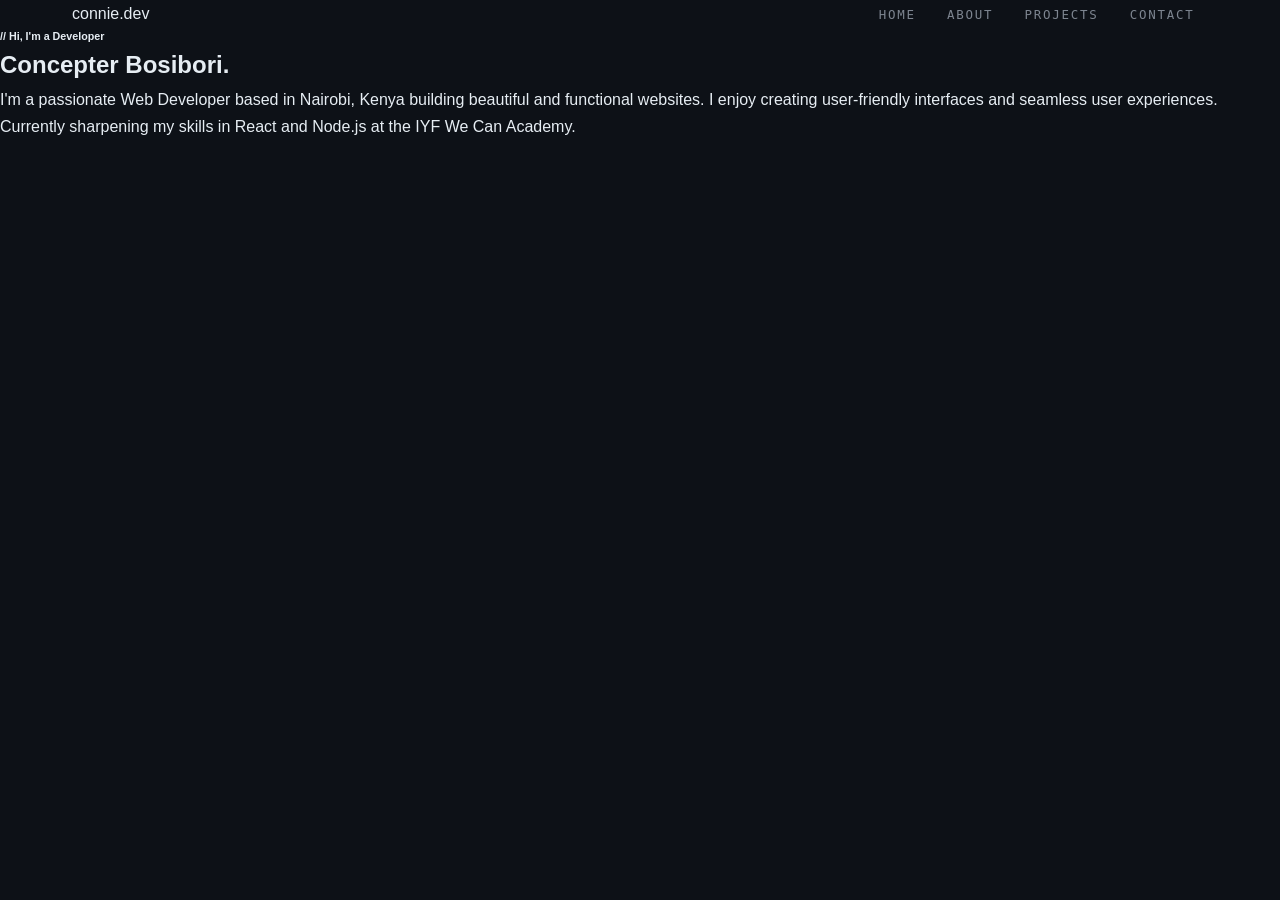
<file: Index.html>
<!DOCTYPE html>
<html lang="en">
    <head>
        <meta charset="UTF-8">
        <meta name="viewport" content="width=device-width, initial-scale=1.0">
        <meta http-equiv="X-UA-Compatible" content="ie=edge">
        <title>Connie | Developer</title>
        <link href="https://fonts.googleapis.com/css2?family=Orbitron:wght@400;600;800&family=Sora:wght@300;400;600&display=swap"
            rel="stylesheet">
        <link rel="stylesheet" href="Styles.css">
    </head>
    <body>
        <nav class="nav-bar">
            <div class="logo">connie.dev</div>

            <ul class="nav-links">
                <li><a href="Index.html">Home</a></li>
                <li><a href="About.html">About</a></li>
                <li><a href="Projects.html">Projects</a></li>
                <li><a href="Contact.html">Contact</a></li>
            </ul>
        </nav>

        <main>
            <section id="hero">
                <div class="hero-text">
                    <h6>// Hi, I'm a Developer</h6>
                    <h1>Concepter Bosibori.</h1>
                    <p>I'm a passionate Web Developer based in Nairobi, Kenya building beautiful and functional websites.
                         I enjoy creating user-friendly interfaces and seamless user experiences.
                        Currently sharpening my skills in React and Node.js at the IYF We Can Academy.
                    </p>
                </div>
            </section>
        </main>
    </body>
</html>
</file>
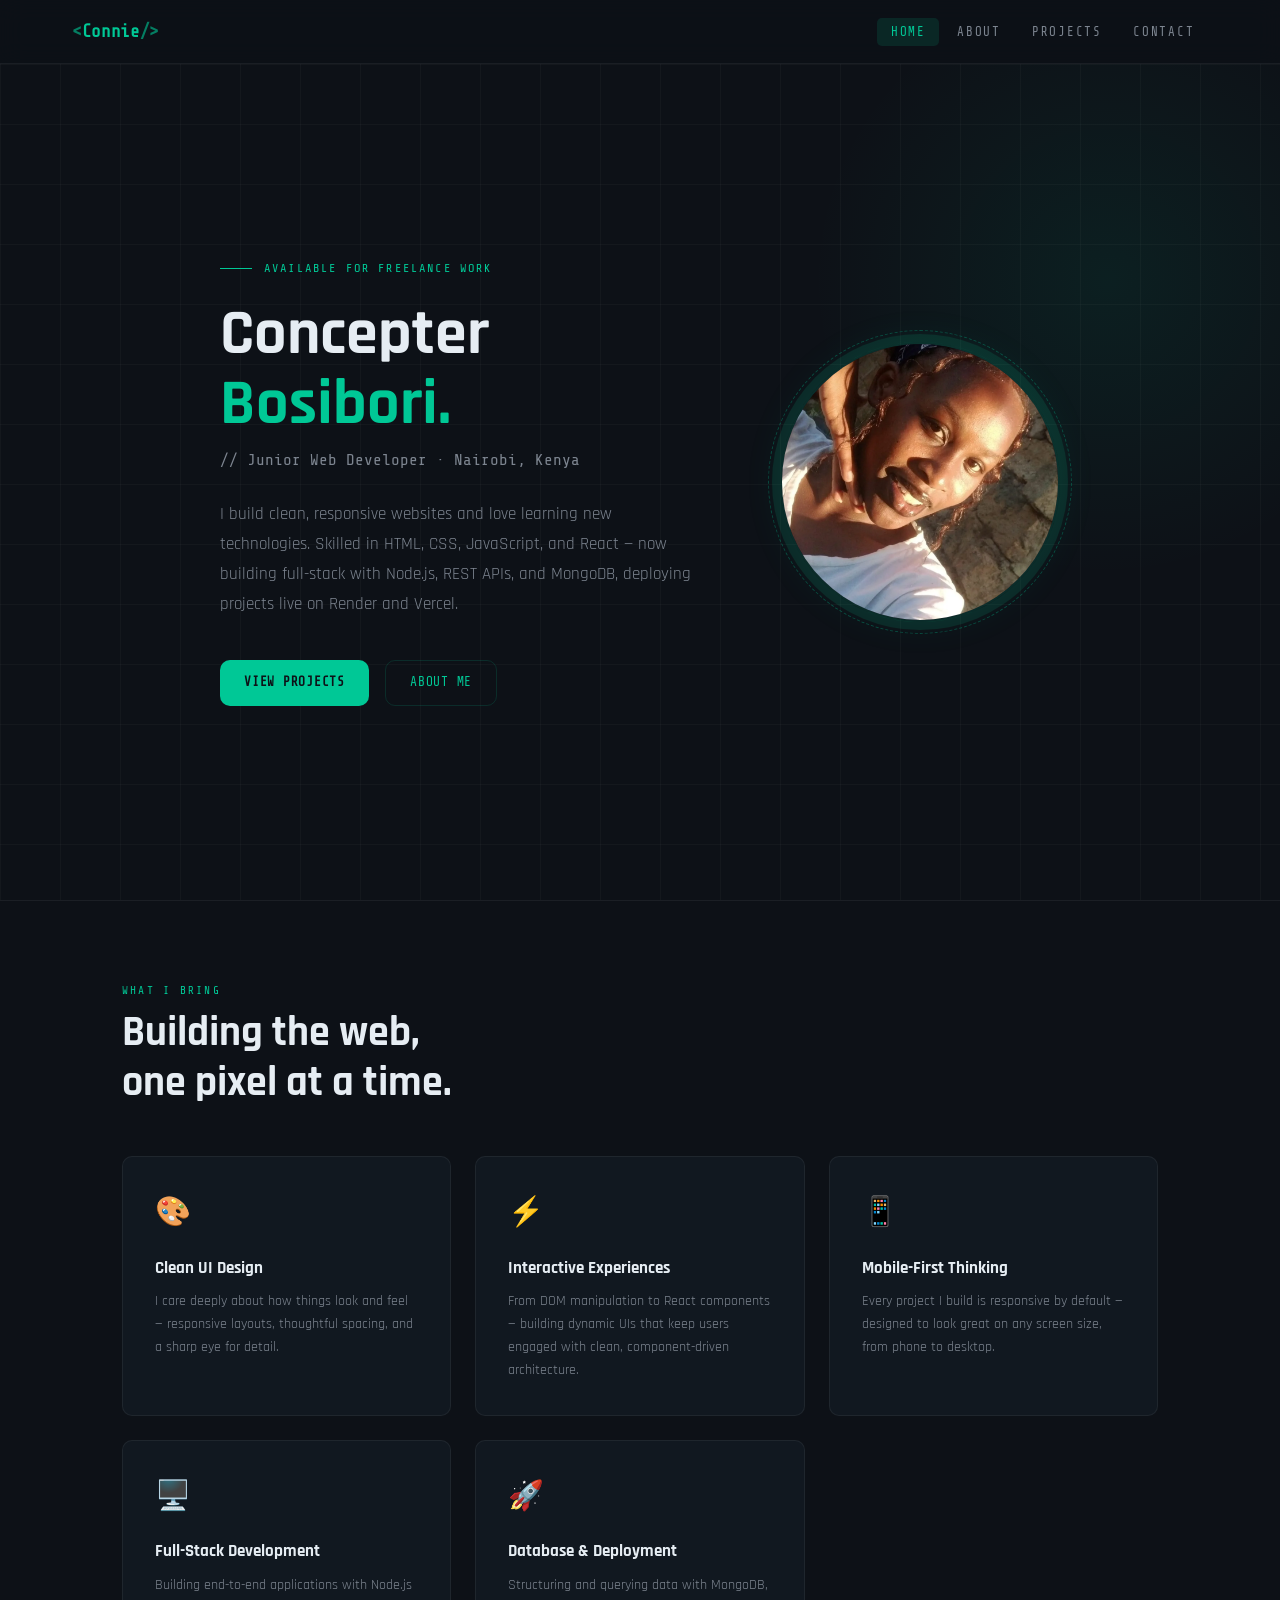
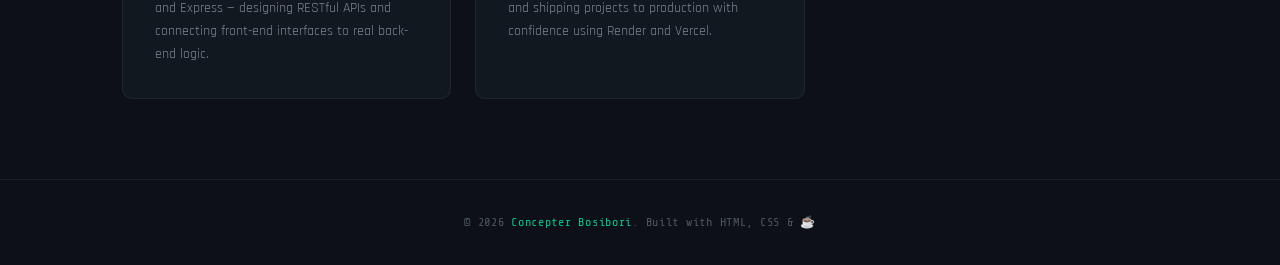
<file: index.html>
<!doctype html>
<html lang="en">
  <head>
    <meta charset="UTF-8" />
    <meta name="viewport" content="width=device-width, initial-scale=1.0" />
    <link rel="preconnect" href="https://fonts.googleapis.com" />
    <link rel="preconnect" href="https://fonts.gstatic.com" crossorigin />
    <link
      href="https://fonts.googleapis.com/css2?family=Share+Tech+Mono&family=Rajdhani:wght@400;500;600;700&display=swap"
      rel="stylesheet"
    />
    <title>Concepter Bosibori — Junior Web Developer</title>
    <link rel="stylesheet" href="Styles.css" />
  </head>
  <body>
    <!-- ===== NAVIGATION ===== -->
    <header>
      <nav>
        <a href="index.html" class="nav-brand">
          <span class="bracket">&lt;</span>Connie<span class="bracket"
            >/&gt;</span
          >
        </a>

        <input type="checkbox" id="nav-toggle" class="nav-toggle" />
        <label for="nav-toggle" class="hamburger" aria-label="Toggle menu">
          <span></span><span></span><span></span>
        </label>

        <ul class="nav-links">
          <li><a href="index.html" class="active">Home</a></li>
          <li><a href="About.html">About</a></li>
          <li><a href="Projects.html">Projects</a></li>
          <li><a href="Contact.html">Contact</a></li>
        </ul>
      </nav>
    </header>

    <!-- ===== HERO ===== -->
    <main class="page-content">
      <section class="hero">
        <div class="container">
          <div class="hero-inner">
            <div class="hero-text">
              <p class="hero-eyebrow">Available for freelance work</p>
              <h1 class="hero-name">
                Concepter<br />
                <span class="accent">Bosibori.</span>
              </h1>
              <p class="hero-role">// Junior Web Developer · Nairobi, Kenya</p>
              <p class="hero-bio">
                I build clean, responsive websites and love learning new
                technologies. Skilled in HTML, CSS, JavaScript, and React — now
                building full-stack with Node.js, REST APIs, and MongoDB,
                deploying projects live on Render and Vercel.
              </p>
              <div class="hero-cta">
                <a href="Projects.html" class="btn btn-primary"
                  >View Projects</a
                >
                <a href="About.html" class="btn btn-outline">About Me</a>
              </div>
            </div>

            <div class="hero-image-wrap">
              <div class="avatar-ring">
                <img
                  class="hero-avatar"
                  src="Images/pic2.webp"
                  alt="Concepter Bosibori"
                />
              </div>
            </div>
          </div>
        </div>
      </section>

      <!-- ===== HIGHLIGHTS ===== -->
      <section class="home-highlights">
        <div class="container">
          <p class="section-label">What I bring</p>
          <h2 class="section-title">
            Building the web,<br />one pixel at a time.
          </h2>

          <div class="highlights-grid">
            <div class="highlight-card">
              <div class="highlight-icon">🎨</div>
              <h3>Clean UI Design</h3>
              <p>
                I care deeply about how things look and feel — responsive
                layouts, thoughtful spacing, and a sharp eye for detail.
              </p>
            </div>
            <div class="highlight-card">
              <div class="highlight-icon">⚡</div>
              <h3>Interactive Experiences</h3>
              <p>
                From DOM manipulation to React components — building dynamic UIs
                that keep users engaged with clean, component-driven
                architecture.
              </p>
            </div>
            <div class="highlight-card">
              <div class="highlight-icon">📱</div>
              <h3>Mobile-First Thinking</h3>
              <p>
                Every project I build is responsive by default — designed to
                look great on any screen size, from phone to desktop.
              </p>
            </div>
            <div class="highlight-card">
              <div class="highlight-icon">🖥️</div>
              <h3>Full-Stack Development</h3>
              <p>
                Building end-to-end applications with Node.js and Express —
                designing RESTful APIs and connecting front-end interfaces to
                real back-end logic.
              </p>
            </div>
            <div class="highlight-card">
              <div class="highlight-icon">🚀</div>
              <h3>Database & Deployment</h3>
              <p>
                Structuring and querying data with MongoDB, and shipping
                projects to production with confidence using Render and Vercel.
              </p>
            </div>
          </div>
        </div>
      </section>
    </main>

    <!-- ===== FOOTER ===== -->
    <footer>
      <div class="container">
        <p>
          &copy; 2026 <span>Concepter Bosibori</span>. Built with HTML, CSS
          &amp; ☕
        </p>
      </div>
    </footer>

    <script>
        document.querySelectorAll('nav a').forEach(link => {
    link.addEventListener('click', function(e) {
      const href = this.getAttribute('href');
      // Only intercept internal links
      if (!href.startsWith('http') && !href.startsWith('#')) {
        e.preventDefault();
        document.body.style.opacity = '0';
        document.body.style.transition = 'opacity 0.2s ease';
        setTimeout(() => window.location.href = href, 200);
      }
    });
  });
    </script>
    <script
      src="//instant.page/5.2.0"
      type="module"
      integrity="sha384-jnZyxPjiipYXnSU0ygqeac2q7CVYMbh84q0uHVRRxEtvFPiQYbXWUorga2aqZJ0z"
    ></script>
  </body>
</html>
</file>
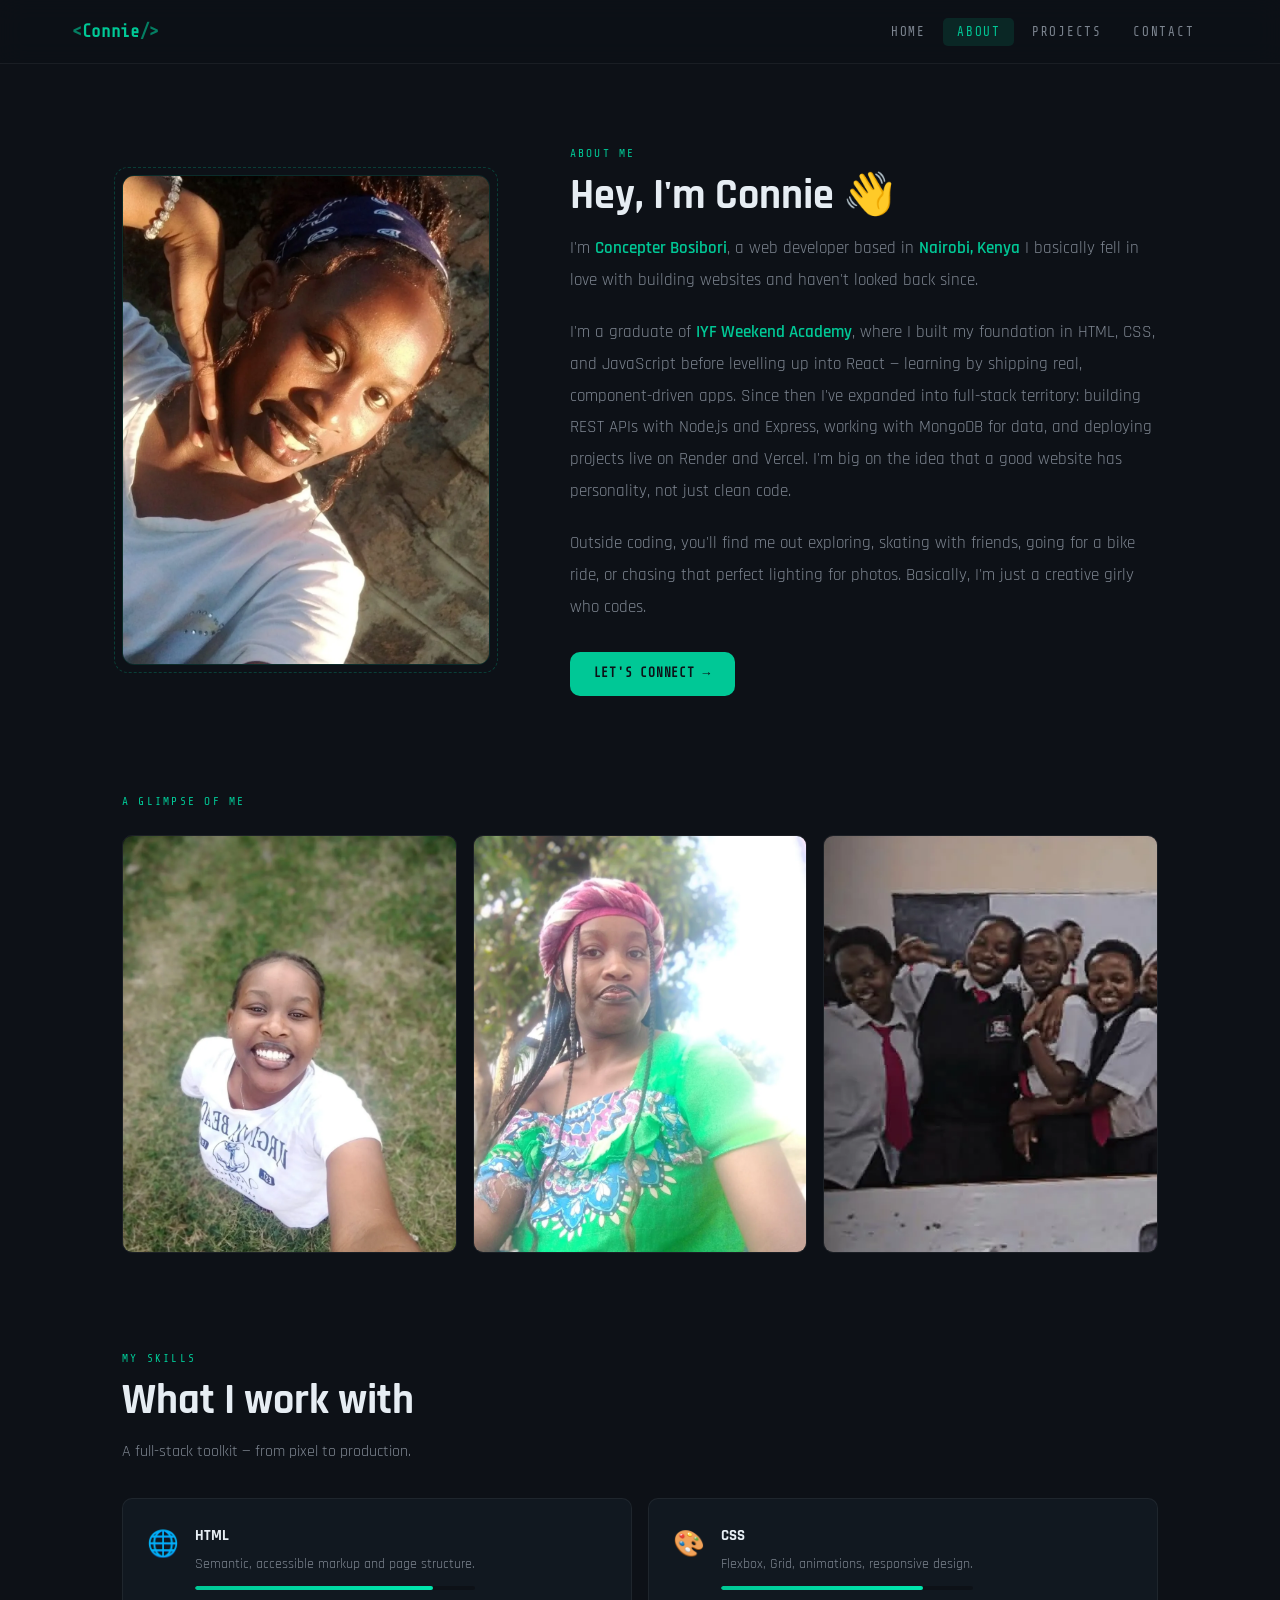
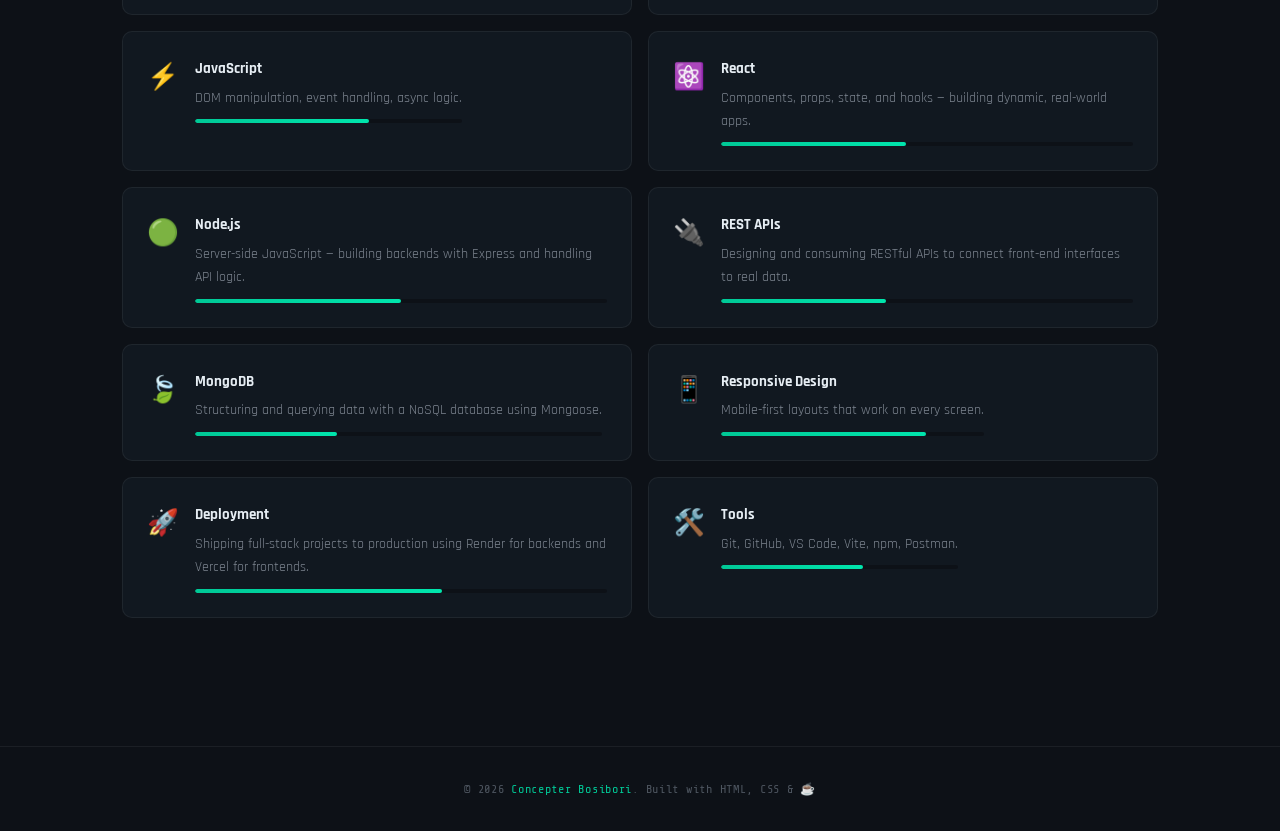
<file: About.html>
<!doctype html>
<html lang="en">
  <head>
    <meta charset="UTF-8" />
    <meta name="viewport" content="width=device-width, initial-scale=1.0" />
    <title>About | Concepter Bosibori</title>
    <link rel="preconnect" href="https://fonts.googleapis.com" />
    <link rel="preconnect" href="https://fonts.gstatic.com" crossorigin />
    <link
      href="https://fonts.googleapis.com/css2?family=Share+Tech+Mono&family=Rajdhani:wght@400;500;600;700&display=swap"
      rel="stylesheet"
    />
    <link rel="stylesheet" href="Styles.css" />
  </head>
  <body>
    <!-- ===== NAVIGATION ===== -->
    <header>
      <nav>
        <a href="index.html" class="nav-brand">
          <span class="bracket">&lt;</span>Connie<span class="bracket"
            >/&gt;</span
          >
        </a>

        <input type="checkbox" id="nav-toggle" class="nav-toggle" />
        <label for="nav-toggle" class="hamburger" aria-label="Toggle menu">
          <span></span><span></span><span></span>
        </label>

        <ul class="nav-links">
          <li><a href="index.html">Home</a></li>
          <li><a href="About.html" class="active">About</a></li>
          <li><a href="Projects.html">Projects</a></li>
          <li><a href="Contact.html">Contact</a></li>
        </ul>
      </nav>
    </header>

    <main class="page-content">
      <div class="container">
        <section class="about-page">
          <!-- ===== BIO INTRO ===== -->
          <div class="about-intro">
            <div class="about-photo-main">
              <img src="Images/pic2.webp" alt="Concepter Bosibori" />
            </div>

            <div class="about-text">
              <p class="section-label">About me</p>
              <h1 class="section-title">Hey, I'm Connie 👋</h1>

              <p class="about-bio">
                I'm <strong>Concepter Bosibori</strong>, a web developer based
                in <strong>Nairobi, Kenya</strong> I basically fell in love with
                building websites and haven't looked back since.
              </p>
              <p class="about-bio">
                I'm a graduate of <strong>IYF Weekend Academy</strong>, where I
                built my foundation in HTML, CSS, and JavaScript before
                levelling up into React — learning by shipping real,
                component-driven apps. Since then I've expanded into full-stack
                territory: building REST APIs with Node.js and Express, working
                with MongoDB for data, and deploying projects live on Render and
                Vercel. I'm big on the idea that a good website has personality,
                not just clean code.
              </p>
              <p class="about-bio">
                Outside coding, you'll find me out exploring, skating with
                friends, going for a bike ride, or chasing that perfect lighting
                for photos. Basically, I'm just a creative girly who codes.
              </p>

              <a
                href="Contact.html"
                class="btn btn-primary"
                style="margin-top: 0.5rem"
              >
                Let's Connect →
              </a>
            </div>
          </div>

          <!-- ===== GALLERY (max 3 photos) ===== -->
          <div class="about-gallery">
            <p class="section-label">A glimpse of me</p>

            <div class="gallery-grid">
              <figure>
                <img
                  src="Images/toobright.webp"
                  alt="Connie feeling confident"
                />
              </figure>
              <figure>
                <img
                  src="Images/coast.webp"
                  alt="Connie giving coastal vibes."
                />
              </figure>
              <figure>
                <img src="Images/friends.webp" alt="Connie with friends" />
              </figure>
            </div>
          </div>

          <!-- Lightboxes -->
          <div class="lightbox" id="photo1">
            <a href="#" class="close">&times;</a>
            <img src="Images/toobright.webp" alt="Connie feeling confident" />
          </div>
          <div class="lightbox" id="photo2">
            <a href="#" class="close">&times;</a>
            <img src="Images/coast.webp" alt="Connie giving coastal vibes." />
          </div>
          <div class="lightbox" id="photo3">
            <a href="#" class="close">&times;</a>
            <img src="Images/friends.webp" alt="Connie with friends" />
          </div>

          <!-- ===== SKILLS ===== -->
          <div class="skills-section">
            <p class="section-label">My skills</p>
            <h2 class="section-title">What I work with</h2>
            <p class="section-sub">
              A full-stack toolkit — from pixel to production.
            </p>

            <div class="skills-grid">
              <div class="skill-card">
                <div class="skill-icon">🌐</div>
                <div class="skill-info">
                  <h3>HTML</h3>
                  <p>Semantic, accessible markup and page structure.</p>
                  <div class="skill-bar-wrap">
                    <div class="skill-bar" style="width: 85%"></div>
                  </div>
                </div>
              </div>

              <div class="skill-card">
                <div class="skill-icon">🎨</div>
                <div class="skill-info">
                  <h3>CSS</h3>
                  <p>Flexbox, Grid, animations, responsive design.</p>
                  <div class="skill-bar-wrap">
                    <div class="skill-bar" style="width: 80%"></div>
                  </div>
                </div>
              </div>

              <div class="skill-card">
                <div class="skill-icon">⚡</div>
                <div class="skill-info">
                  <h3>JavaScript</h3>
                  <p>DOM manipulation, event handling, async logic.</p>
                  <div class="skill-bar-wrap">
                    <div class="skill-bar" style="width: 65%"></div>
                  </div>
                </div>
              </div>

              <div class="skill-card">
                <div class="skill-icon">⚛️</div>
                <div class="skill-info">
                  <h3>React</h3>
                  <p>
                    Components, props, state, and hooks — building dynamic,
                    real-world apps.
                  </p>
                  <div class="skill-bar-wrap">
                    <div class="skill-bar" style="width: 45%"></div>
                  </div>
                </div>
              </div>

              <div class="skill-card">
                <div class="skill-icon">🟢</div>
                <div class="skill-info">
                  <h3>Node.js</h3>
                  <p>
                    Server-side JavaScript — building backends with Express and
                    handling API logic.
                  </p>
                  <div class="skill-bar-wrap">
                    <div class="skill-bar" style="width: 50%"></div>
                  </div>
                </div>
              </div>

              <div class="skill-card">
                <div class="skill-icon">🔌</div>
                <div class="skill-info">
                  <h3>REST APIs</h3>
                  <p>
                    Designing and consuming RESTful APIs to connect front-end
                    interfaces to real data.
                  </p>
                  <div class="skill-bar-wrap">
                    <div class="skill-bar" style="width: 40%"></div>
                  </div>
                </div>
              </div>

              <div class="skill-card">
                <div class="skill-icon">🍃</div>
                <div class="skill-info">
                  <h3>MongoDB</h3>
                  <p>
                    Structuring and querying data with a NoSQL database using
                    Mongoose.
                  </p>
                  <div class="skill-bar-wrap">
                    <div class="skill-bar" style="width: 35%"></div>
                  </div>
                </div>
              </div>

              <div class="skill-card">
                <div class="skill-icon">📱</div>
                <div class="skill-info">
                  <h3>Responsive Design</h3>
                  <p>Mobile-first layouts that work on every screen.</p>
                  <div class="skill-bar-wrap">
                    <div class="skill-bar" style="width: 78%"></div>
                  </div>
                </div>
              </div>

              <div class="skill-card">
                <div class="skill-icon">🚀</div>
                <div class="skill-info">
                  <h3>Deployment</h3>
                  <p>
                    Shipping full-stack projects to production using Render for
                    backends and Vercel for frontends.
                  </p>
                  <div class="skill-bar-wrap">
                    <div class="skill-bar" style="width: 60%"></div>
                  </div>
                </div>
              </div>

              <div class="skill-card">
                <div class="skill-icon">🛠️</div>
                <div class="skill-info">
                  <h3>Tools</h3>
                  <p>Git, GitHub, VS Code, Vite, npm, Postman.</p>
                  <div class="skill-bar-wrap">
                    <div class="skill-bar" style="width: 60%"></div>
                  </div>
                </div>
              </div>
            </div>
          </div>
        </section>
      </div>
    </main>

    <!-- ===== FOOTER ===== -->
    <footer>
      <div class="container">
        <p>
          &copy; 2026 <span>Concepter Bosibori</span>. Built with HTML, CSS
          &amp; ☕
        </p>
      </div>
    </footer>

    <script>
      document.querySelectorAll("nav a").forEach((link) => {
        link.addEventListener("click", function (e) {
          const href = this.getAttribute("href");
          // Only intercept internal links
          if (!href.startsWith("http") && !href.startsWith("#")) {
            e.preventDefault();
            document.body.style.opacity = "0";
            document.body.style.transition = "opacity 0.2s ease";
            setTimeout(() => (window.location.href = href), 200);
          }
        });
      });
    </script>

    <script
      src="//instant.page/5.2.0"
      type="module"
      integrity="sha384-jnZyxPjiipYXnSU0ygqeac2q7CVYMbh84q0uHVRRxEtvFPiQYbXWUorga2aqZJ0z"
    ></script>
  </body>
</html>
</file>
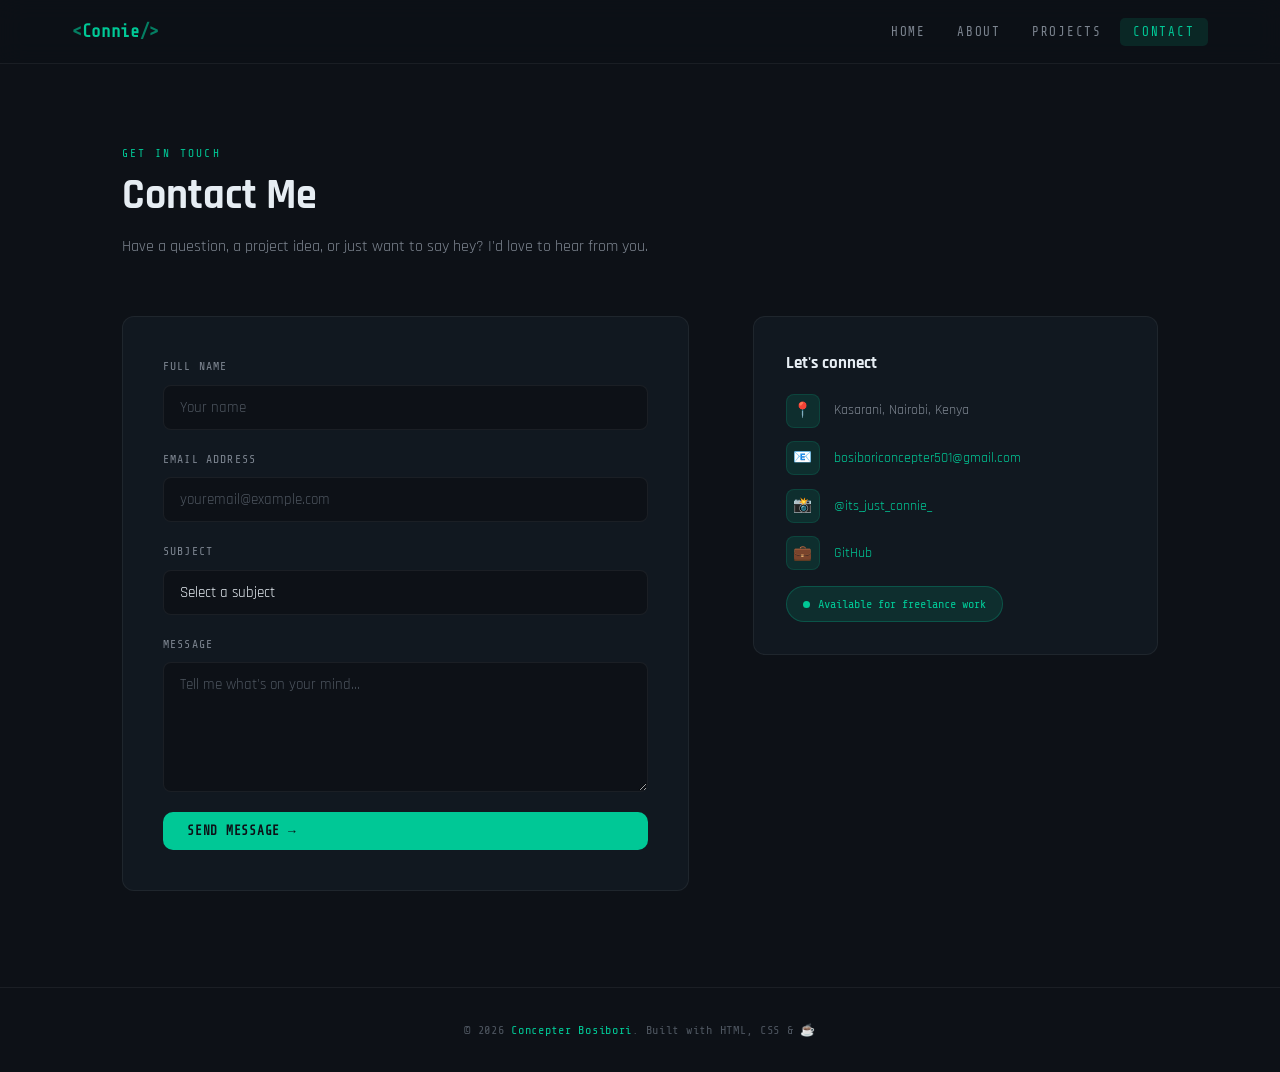
<file: Contact.html>
<!doctype html>
<html lang="en">
  <head>
    <meta charset="UTF-8" />
    <meta name="viewport" content="width=device-width, initial-scale=1.0" />
    <link rel="preconnect" href="https://fonts.googleapis.com" />
    <link rel="preconnect" href="https://fonts.gstatic.com" crossorigin />
    <link
      href="https://fonts.googleapis.com/css2?family=Share+Tech+Mono&family=Rajdhani:wght@400;500;600;700&display=swap"
      rel="stylesheet"
    />
    <title>Contact | Concepter Bosibori</title>
    <link rel="stylesheet" href="Styles.css" />
  </head>
  <body>
    <!-- ===== NAVIGATION ===== -->
    <header>
      <nav>
        <a href="index.html" class="nav-brand">
          <span class="bracket">&lt;</span>Connie<span class="bracket"
            >/&gt;</span
          >
        </a>

        <input type="checkbox" id="nav-toggle" class="nav-toggle" />
        <label for="nav-toggle" class="hamburger" aria-label="Toggle menu">
          <span></span><span></span><span></span>
        </label>

        <ul class="nav-links">
          <li><a href="index.html">Home</a></li>
          <li><a href="About.html">About</a></li>
          <li><a href="Projects.html">Projects</a></li>
          <li><a href="Contact.html" class="active">Contact</a></li>
        </ul>
      </nav>
    </header>

    <main class="page-content">
      <div class="container">
        <section class="contact-page">
          <p class="section-label">Get in touch</p>
          <h1 class="section-title">Contact Me</h1>
          <p class="section-sub">
            Have a question, a project idea, or just want to say hey? I'd love
            to hear from you.
          </p>

          <div class="contact-grid">
            <!-- FORM -->
            <form
              class="contact-form"
              action="https://formspree.io/f/mvzyjyep"
              method="POST"
            >
              <div class="form-group">
                <label for="name">Full Name</label>
                <input
                  type="text"
                  id="name"
                  name="name"
                  placeholder="Your name"
                  required
                />
              </div>

              <div class="form-group">
                <label for="email">Email Address</label>
                <input
                  type="email"
                  id="email"
                  name="_replyto"
                  placeholder="youremail@example.com"
                  required
                />
              </div>

              <div class="form-group">
                <label for="subject">Subject</label>
                <select id="subject" name="subject">
                  <option value="" disabled selected>Select a subject</option>
                  <option value="general">General Inquiry</option>
                  <option value="collab">Collaboration</option>
                  <option value="feedback">Feedback</option>
                  <option value="other">Other</option>
                </select>
              </div>

              <div class="form-group">
                <label for="message">Message</label>
                <textarea
                  id="message"
                  name="message"
                  rows="5"
                  placeholder="Tell me what's on your mind..."
                  required
                ></textarea>
              </div>

              <button type="submit" class="btn btn-primary">
                Send Message →
              </button>
            </form>

            <!-- SIDEBAR -->
            <aside class="contact-sidebar">
              <div class="sidebar-card">
                <h3>Let's connect</h3>
                <div class="contact-info">
                  <div class="contact-item">
                    <span class="ci-icon">📍</span>
                    <span>Kasarani, Nairobi, Kenya</span>
                  </div>
                  <div class="contact-item">
                    <span class="ci-icon">📧</span>
                    <a href="mailto:bosiboriconcepter501@gmail.com"
                      >bosiboriconcepter501@gmail.com</a
                    >
                  </div>
                  <div class="contact-item">
                    <span class="ci-icon">📸</span>
                    <a
                      href="https://www.instagram.com/its_just_connie_"
                      target="_blank"
                      rel="noopener"
                      >@its_just_connie_</a
                    >
                  </div>
                  <div class="contact-item">
                    <span class="ci-icon">💼</span>
                    <a
                      href="https://github.com/Connie-cloud-svg"
                      target="_blank"
                      rel="noopener"
                      >GitHub</a
                    >
                  </div>
                </div>

                <div class="avail-badge">
                  <span class="dot"></span>
                  Available for freelance work
                </div>
              </div>
            </aside>
          </div>
        </section>
      </div>
    </main>

    <!-- ===== FOOTER ===== -->
    <footer>
      <div class="container">
        <p>
          &copy; 2026 <span>Concepter Bosibori</span>. Built with HTML, CSS
          &amp; ☕
        </p>
      </div>
    </footer>

    <script>
      const form = document.querySelector(".contact-form");

      form.addEventListener("submit", async (e) => {
        e.preventDefault();

        const res = await fetch(form.action, {
          method: "POST",
          body: new FormData(form),
          headers: { Accept: "application/json" },
        });

        if (res.ok) {
          form.innerHTML = `
        <p class="success-msg">
          <h3>Message successfully sent! ✅</h3>
          <span>Thanks for reaching out - I'll get back to you soon.</span>
        </p>
        `;
        } else {
          alert(
            "Something went wrong. Please try again or email me directly at bosiboriconcepter501@gmail.com",
          );
        }
      });

      document.querySelectorAll("nav a").forEach((link) => {
        link.addEventListener("click", function (e) {
          const href = this.getAttribute("href");
          // Only intercept internal links
          if (!href.startsWith("http") && !href.startsWith("#")) {
            e.preventDefault();
            document.body.style.opacity = "0";
            document.body.style.transition = "opacity 0.2s ease";
            setTimeout(() => (window.location.href = href), 200);
          }
        });
      });
    </script>

    <script
      src="//instant.page/5.2.0"
      type="module"
      integrity="sha384-jnZyxPjiipYXnSU+ygvrkboMVqcdN+MBBcz0TpFhiSi7+jn0hk3xMH8E7Fj5APC"
    ></script>
  </body>
</html>
</file>
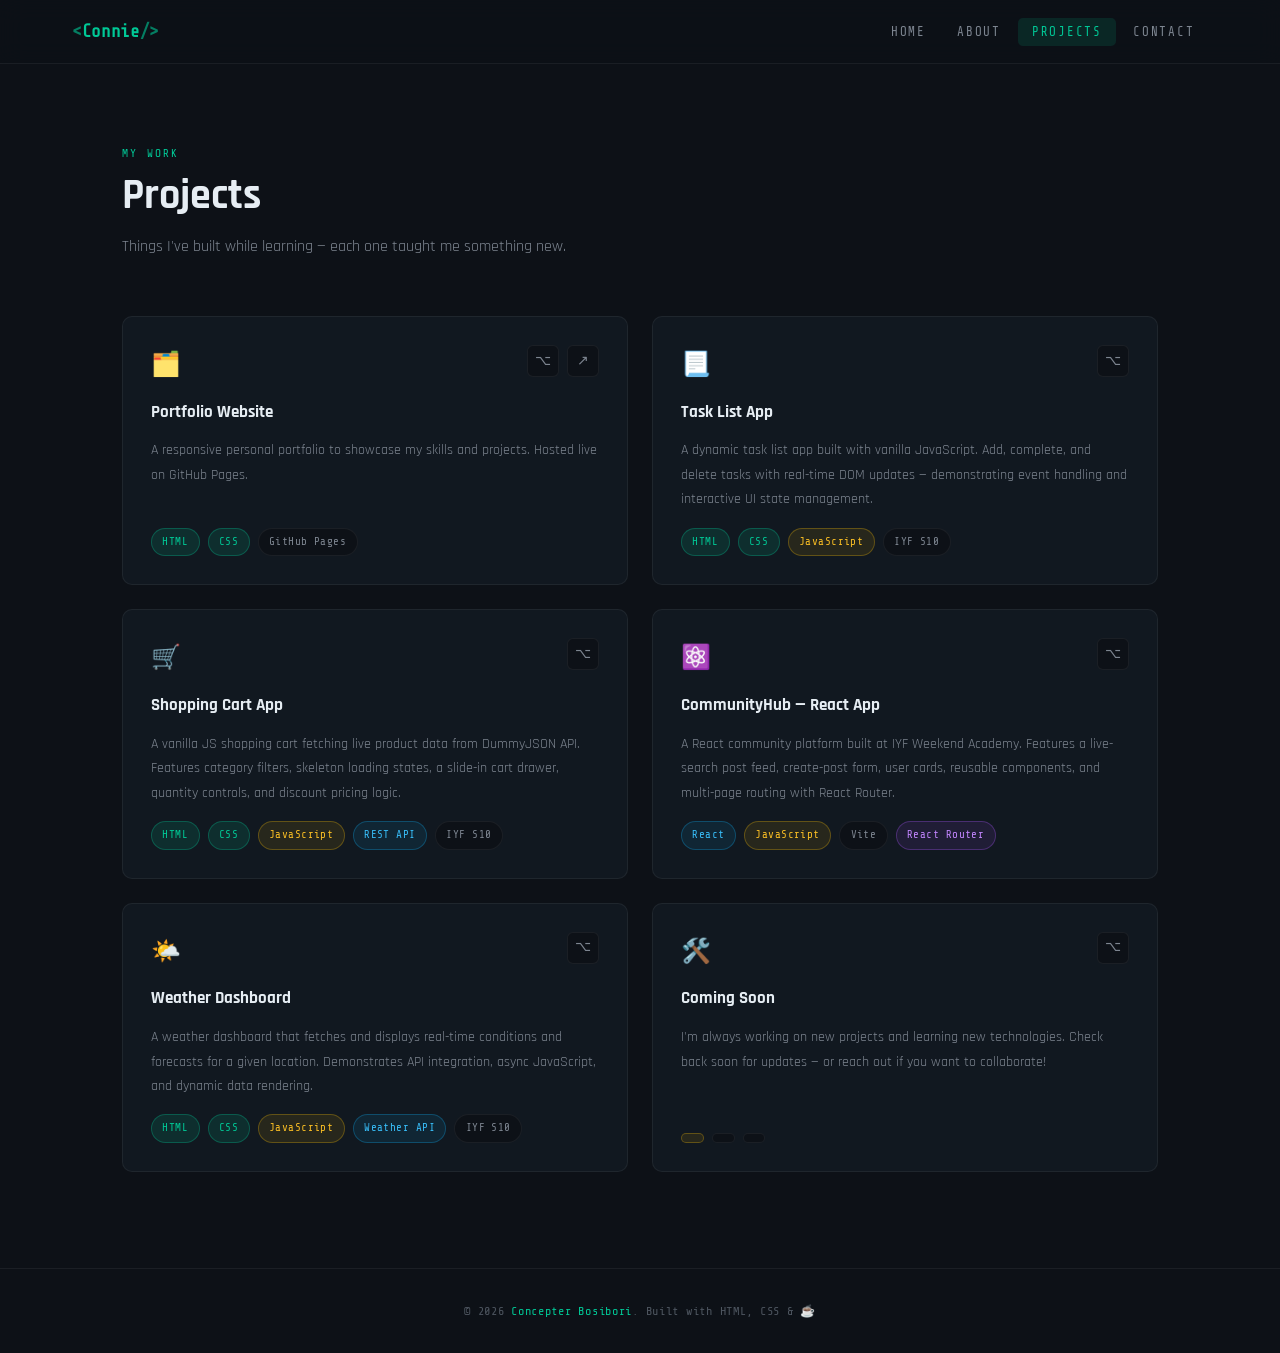
<file: Projects.html>
<!doctype html>
<html lang="en">
  <head>
    <meta charset="UTF-8" />
    <meta name="viewport" content="width=device-width, initial-scale=1.0" />
    <link rel="preconnect" href="https://fonts.googleapis.com" />
    <link rel="preconnect" href="https://fonts.gstatic.com" crossorigin />
    <link
      href="https://fonts.googleapis.com/css2?family=Share+Tech+Mono&family=Rajdhani:wght@400;500;600;700&display=swap"
      rel="stylesheet"
    />
    <title>Projects | Concepter Bosibori</title>
    <link rel="stylesheet" href="Styles.css" />
  </head>
  <body>
    <!-- ===== NAVIGATION ===== -->
    <header>
      <nav>
        <a href="index.html" class="nav-brand">
          <span class="bracket">&lt;</span>Connie<span class="bracket"
            >/&gt;</span
          >
        </a>

        <input type="checkbox" id="nav-toggle" class="nav-toggle" />
        <label for="nav-toggle" class="hamburger" aria-label="Toggle menu">
          <span></span><span></span><span></span>
        </label>

        <ul class="nav-links">
          <li><a href="index.html">Home</a></li>
          <li><a href="About.html">About</a></li>
          <li><a href="Projects.html" class="active">Projects</a></li>
          <li><a href="Contact.html">Contact</a></li>
        </ul>
      </nav>
    </header>

    <main class="page-content">
      <div class="container">
        <section class="projects-page">
          <div class="projects-header">
            <p class="section-label">My work</p>
            <h1 class="section-title">Projects</h1>
            <p class="section-sub">
              Things I've built while learning — each one taught me something
              new.
            </p>
          </div>

          <div class="projects-grid">
            <!-- PROJECT 1 — Portfolio (GitHub Pages) -->
            <article class="project-card">
              <div class="project-top">
                <div class="project-icon">🗂️</div>
                <div class="project-links">
                  <a
                    href="https://github.com/Connie-cloud-svg/Connie-cloud-svg.github.io"
                    target="_blank"
                    rel="noopener"
                    class="project-link"
                    title="GitHub"
                    aria-label="GitHub"
                    >⌥</a
                  >
                  <a
                    href="https://connie-cloud-svg.github.io/"
                    target="_blank"
                    rel="noopener"
                    class="project-link"
                    title="Live Site"
                    aria-label="Live site"
                    >↗</a
                  >
                </div>
              </div>
              <h3>Portfolio Website</h3>
              <p>
                A responsive personal portfolio to showcase my skills and
                projects. Hosted live on GitHub Pages.
              </p>
              <div class="project-tags">
                <span class="tag green">HTML</span>
                <span class="tag green">CSS</span>
                <span class="tag gray">GitHub Pages</span>
              </div>
            </article>

            <!-- PROJECT 2 — Task List (Week 07) -->
            <article class="project-card">
              <div class="project-top">
                <div class="project-icon">📃</div>
                <div class="project-links">
                  <a
                    href="https://github.com/Connie-cloud-svg/iyf-s10-week-05-Connie-cloud-svg"
                    target="_blank"
                    rel="noopener"
                    class="project-link"
                    title="GitHub"
                    aria-label="GitHub"
                    >⌥</a
                  >
                </div>
              </div>
              <h3>Task List App</h3>
              <p>
                A dynamic task list app built with vanilla JavaScript. Add,
                complete, and delete tasks with real-time DOM updates —
                demonstrating event handling and interactive UI state
                management.
              </p>
              <div class="project-tags">
                <span class="tag green">HTML</span>
                <span class="tag green">CSS</span>
                <span class="tag yellow">JavaScript</span>
                <span class="tag gray">IYF S10</span>
              </div>
            </article>

            <!-- PROJECT 3 — Shopping Cart (Week 08) -->
            <article class="project-card">
              <div class="project-top">
                <div class="project-icon">🛒</div>
                <div class="project-links">
                  <a
                    href="https://github.com/Connie-cloud-svg/iyf-s10-week-07-Connie-cloud-svg"
                    target="_blank"
                    rel="noopener"
                    class="project-link"
                    title="GitHub"
                    aria-label="GitHub"
                    >⌥</a
                  >
                </div>
              </div>
              <h3>Shopping Cart App</h3>
              <p>
                A vanilla JS shopping cart fetching live product data from
                DummyJSON API. Features category filters, skeleton loading
                states, a slide-in cart drawer, quantity controls, and discount
                pricing logic.
              </p>
              <div class="project-tags">
                <span class="tag green">HTML</span>
                <span class="tag green">CSS</span>
                <span class="tag yellow">JavaScript</span>
                <span class="tag blue">REST API</span>
                <span class="tag gray">IYF S10</span>
              </div>
            </article>

            <!-- PROJECT 4 — CommunityHub (React) -->
            <article class="project-card">
              <div class="project-top">
                <div class="project-icon">⚛️</div>
                <div class="project-links">
                  <a
                    href="https://github.com/Connie-cloud-svg/iyf-s10-week-12-team-Connie-cloud-svg"
                    target="_blank"
                    rel="noopener"
                    class="project-link"
                    title="GitHub"
                    aria-label="GitHub"
                    >⌥</a
                  >
                </div>
              </div>
              <h3>CommunityHub — React App</h3>
              <p>
                A React community platform built at IYF Weekend Academy.
                Features a live-search post feed, create-post form, user cards,
                reusable components, and multi-page routing with React Router.
              </p>
              <div class="project-tags">
                <span class="tag blue">React</span>
                <span class="tag yellow">JavaScript</span>
                <span class="tag gray">Vite</span>
                <span class="tag purple">React Router</span>
              </div>
            </article>

            <!-- PROJECT 5 — Weather Dashboard (Week 06) -->
            <article class="project-card">
              <div class="project-top">
                <div class="project-icon">🌤️</div>
                <div class="project-links">
                  <a
                    href="https://github.com/Connie-cloud-svg/iyf-s10-week-06-Connie-cloud-svg"
                    target="_blank"
                    rel="noopener"
                    class="project-link"
                    title="GitHub"
                    aria-label="GitHub"
                    >⌥</a
                  >
                </div>
              </div>
              <h3>Weather Dashboard</h3>
              <p>
                A weather dashboard that fetches and displays real-time
                conditions and forecasts for a given location. Demonstrates API
                integration, async JavaScript, and dynamic data rendering.
              </p>
              <div class="project-tags">
                <span class="tag green">HTML</span>
                <span class="tag green">CSS</span>
                <span class="tag yellow">JavaScript</span>
                <span class="tag blue">Weather API</span>
                <span class="tag gray">IYF S10</span>
              </div>
            </article>

            <!-- coming soon -->
            <article class="project-card">
              <div class="project-top">
                <div class="project-icon">🛠️</div>
                <div class="project-links">
                  <a
                    href="Contact.html"
                    target="_blank"
                    rel="noopener"
                    class="project-link"
                    title="GitHub"
                    aria-label="GitHub"
                    >⌥</a
                  >
                </div>
              </div>
              <h3>Coming Soon</h3>
              <p>
                I'm always working on new projects and learning new
                technologies. Check back soon for updates — or reach out if you
                want to collaborate!
              </p>
              <div class="project-tags">
                <span class="tag yellow"></span>
                <span class="tag gray"></span>
                <span class="tag gray"></span>
              </div>
            </article>
          </div>
        </section>
      </div>
    </main>

    <!-- ===== FOOTER ===== -->
    <footer>
      <div class="container">
        <p>
          &copy; 2026 <span>Concepter Bosibori</span>. Built with HTML, CSS
          &amp; ☕
        </p>
      </div>
    </footer>

    <script>
        document.querySelectorAll('nav a').forEach(link => {
    link.addEventListener('click', function(e) {
      const href = this.getAttribute('href');
      // Only intercept internal links
      if (!href.startsWith('http') && !href.startsWith('#')) {
        e.preventDefault();
        document.body.style.opacity = '0';
        document.body.style.transition = 'opacity 0.2s ease';
        setTimeout(() => window.location.href = href, 200);
      }
    });
  });
    </script>
    <script
      src="//instant.page/5.2.0"
      type="module"
      integrity="sha384-jnZyxPjiipYXnSU0ygqeac2q7CVYMbh84q0uHVRRxEtvFPiQYbXWUorga2aqZJ0z"
    ></script>
  </body>
</html>
</file>
<file: Styles.css>
/* ============================================
   CSS VARIABLES
   ============================================ */
:root {
  --green: #00c896;
  --green-dim: rgba(0, 200, 150, 0.12);
  --green-glow: rgba(0, 200, 150, 0.25);
  --bg: #0d1117;
  --bg-card: #111820;
  --bg-surface: #161d27;
  --border: rgba(0, 200, 150, 0.15);
  --border-subtle: rgba(255, 255, 255, 0.06);
  --text: #e6edf3;
  --text-muted: #7d8590;
  --text-dim: #4d555f;
  --font-mono: 'Share Tech Mono', monospace;
  --font-sans: 'Rajdhani', sans-serif;
  --radius: 10px;
  --nav-height: 64px;
  --transition: 0.25s cubic-bezier(0.4, 0, 0.2, 1);
  --shadow-green: 0 0 40px rgba(0, 200, 150, 0.08);
}

/* ============================================
   RESET & BASE
   ============================================ */
*, *::before, *::after {
  margin: 0;
  padding: 0;
  box-sizing: border-box;
}

html {
  scroll-behavior: smooth;
}

body {
  animation: fadeIn 0.25s ease-in;
  font-family: var(--font-sans);
  background-color: var(--bg);
  color: var(--text);
  line-height: 1.7;
  min-height: 100vh;
  -webkit-font-smoothing: antialiased;
}

@keyframes  fadeIn {
  from { opacity: 0; transform: translateY(6px); }
   to { opacity: 1; transform: translateY(0); }
}

img {
  max-width: 100%;
  display: block;
}

a {
  text-decoration: none;
  color: inherit;
  transition: color var(--transition);
}

ul { list-style: none; }

/* ============================================
   NAVIGATION — <dev/> style
   ============================================ */
header {
  position: fixed;
  top: 0;
  left: 0;
  right: 0;
  z-index: 1000;
  height: var(--nav-height);
  background-color: rgba(13, 17, 23, 0.92);
  backdrop-filter: blur(12px);
  -webkit-backdrop-filter: blur(12px);
  border-bottom: 1px solid var(--border-subtle);
}

nav {
  height: 100%;
  max-width: 1200px;
  margin: 0 auto;
  padding: 0 2rem;
  display: flex;
  align-items: center;
  justify-content: space-between;
}

/* Brand logo: <Connie/> */
.nav-brand {
  font-family: var(--font-mono);
  font-size: 1.1rem;
  font-weight: 700;
  color: var(--green);
  letter-spacing: -0.02em;
  flex-shrink: 0;
}

.nav-brand .bracket {
  opacity: 0.6;
}

/* Hamburger toggle (hidden checkbox trick) */
.nav-toggle {
  display: none;
}

.hamburger {
  display: none;
  flex-direction: column;
  gap: 5px;
  cursor: pointer;
  padding: 4px;
  z-index: 10;
}

.hamburger span {
  display: block;
  width: 22px;
  height: 2px;
  background-color: var(--text);
  border-radius: 2px;
  transition: all var(--transition);
}

.nav-toggle:checked ~ .hamburger span:nth-child(1) {
  transform: translateY(7px) rotate(45deg);
}
.nav-toggle:checked ~ .hamburger span:nth-child(2) {
  opacity: 0;
  transform: translateX(-8px);
}
.nav-toggle:checked ~ .hamburger span:nth-child(3) {
  transform: translateY(-7px) rotate(-45deg);
}

/* Nav links */
.nav-links {
  display: flex;
  align-items: center;
  gap: 0.25rem;
}

.nav-links a {
  font-family: var(--font-mono);
  font-size: 0.78rem;
  letter-spacing: 0.14em;
  text-transform: uppercase;
  color: var(--text-muted);
  padding: 0.45rem 0.85rem;
  border-radius: 5px;
  transition: all var(--transition);
  position: relative;
}

.nav-links a:hover {
  color: var(--green);
  background-color: var(--green-dim);
}

.nav-links a.active {
  color: var(--green);
  background-color: var(--green-dim);
}

/* ============================================
   BUTTONS
   ============================================ */
.btn {
  display: inline-flex;
  align-items: center;
  gap: 0.5rem;
  font-family: var(--font-mono);
  font-size: 0.8rem;
  letter-spacing: 0.06em;
  padding: 0.7rem 1.5rem;
  border-radius: var(--radius);
  border: none;
  cursor: pointer;
  transition: all var(--transition);
  text-transform: uppercase;
}

.btn-primary {
  background-color: var(--green);
  color: #0d1117;
  font-weight: 700;
}

.btn-primary:hover {
  background-color: #00e6ad;
  transform: translateY(-2px);
  box-shadow: 0 8px 24px var(--green-glow);
  color: #0d1117;
}

.btn-outline {
  background-color: transparent;
  border: 1px solid var(--border);
  color: var(--green);
}

.btn-outline:hover {
  background-color: var(--green-dim);
  border-color: var(--green);
  transform: translateY(-2px);
  color: var(--green);
}

/* ============================================
   PAGE WRAPPER
   ============================================ */
.page-content {
  padding-top: var(--nav-height);
  min-height: 100vh;
}

.container {
  max-width: 1100px;
  margin: 0 auto;
  padding: 0 2rem;
}

/* ============================================
   SECTION HEADER
   ============================================ */
.section-label {
  font-family: var(--font-mono);
  font-size: 0.7rem;
  letter-spacing: 0.2em;
  text-transform: uppercase;
  color: var(--green);
  margin-bottom: 0.5rem;
}

.section-title {
  font-size: clamp(1.8rem, 4vw, 2.6rem);
  font-weight: 800;
  color: var(--text);
  line-height: 1.2;
  margin-bottom: 0.75rem;
}

.section-sub {
  color: var(--text-muted);
  font-size: 1rem;
  max-width: 540px;
}

/* ============================================
   HOME PAGE — HERO
   ============================================ */
.hero {
  min-height: calc(100vh - var(--nav-height));
  display: flex;
  align-items: center;
  padding: 4rem 0;
  position: relative;
  overflow: hidden;
}

/* subtle grid background */
.hero::before {
  content: '';
  position: absolute;
  inset: 0;
  background-image:
    linear-gradient(var(--border-subtle) 1px, transparent 1px),
    linear-gradient(90deg, var(--border-subtle) 1px, transparent 1px);
  background-size: 60px 60px;
  opacity: 0.5;
  pointer-events: none;
}

/* radial glow from top-right */
.hero::after {
  content: '';
  position: absolute;
  top: -10%;
  right: -10%;
  width: 600px;
  height: 600px;
  background: radial-gradient(circle, rgba(0, 200, 150, 0.08) 0%, transparent 70%);
  pointer-events: none;
}

.hero-inner {
  display: flex;
  align-items: center;
  gap: 5rem;
  position: relative;
  z-index: 1;
  width: 100%;
}

.hero-text {
  flex: 1;
}

.hero-eyebrow {
  font-family: var(--font-mono);
  font-size: 0.75rem;
  letter-spacing: 0.18em;
  text-transform: uppercase;
  color: var(--green);
  margin-bottom: 1.25rem;
  display: flex;
  align-items: center;
  gap: 0.75rem;
}

.hero-eyebrow::before {
  content: '';
  display: block;
  width: 32px;
  height: 1px;
  background-color: var(--green);
  flex-shrink: 0;
}

.hero-name {
  font-size: clamp(2.4rem, 6vw, 4rem);
  font-weight: 800;
  line-height: 1.1;
  color: var(--text);
  margin-bottom: 0.5rem;
}

.hero-name .accent {
  color: var(--green);
}

.hero-role {
  font-family: var(--font-mono);
  font-size: 1rem;
  color: var(--text-muted);
  margin-bottom: 1.5rem;
}

.hero-bio {
  color: var(--text-muted);
  font-size: 1.05rem;
  max-width: 480px;
  margin-bottom: 2.5rem;
  line-height: 1.8;
}

.hero-cta {
  display: flex;
  gap: 1rem;
  flex-wrap: wrap;
}

.hero-image-wrap {
  flex-shrink: 0;
}

.hero-avatar {
  width: 280px;
  height: 280px;
  border-radius: 50%;
  object-fit: cover;
  border: 2px solid var(--border);
  box-shadow: 0 0 0 8px var(--green-dim), var(--shadow-green);
  position: relative;
}

/* animated ring around avatar */
.avatar-ring {
  position: relative;
  width: 280px;
  height: 280px;
}

.avatar-ring::before {
  content: '';
  position: absolute;
  inset: -12px;
  border-radius: 50%;
  border: 1px dashed rgba(0, 200, 150, 0.3);
  animation: spin 20s linear infinite;
}

@keyframes spin {
  to { transform: rotate(360deg); }
}

/* ============================================
   HOME PAGE — QUICK STATS / HIGHLIGHTS
   ============================================ */
.home-highlights {
  padding: 5rem 0;
  border-top: 1px solid var(--border-subtle);
}

.highlights-grid {
  display: grid;
  grid-template-columns: repeat(3, 1fr);
  gap: 1.5rem;
  margin-top: 3rem;
}

.highlight-card {
  background-color: var(--bg-card);
  border: 1px solid var(--border-subtle);
  border-radius: var(--radius);
  padding: 2rem;
  transition: all var(--transition);
  position: relative;
  overflow: hidden;
}

.highlight-card::before {
  content: '';
  position: absolute;
  top: 0;
  left: 0;
  right: 0;
  height: 2px;
  background: linear-gradient(90deg, var(--green), transparent);
  opacity: 0;
  transition: opacity var(--transition);
}

.highlight-card:hover {
  border-color: var(--border);
  transform: translateY(-4px);
  box-shadow: var(--shadow-green);
}

.highlight-card:hover::before {
  opacity: 1;
}

.highlight-icon {
  font-size: 1.8rem;
  margin-bottom: 1rem;
}

.highlight-card h3 {
  font-size: 1.05rem;
  font-weight: 700;
  color: var(--text);
  margin-bottom: 0.5rem;
}

.highlight-card p {
  font-size: 0.9rem;
  color: var(--text-muted);
  line-height: 1.6;
}

/* ============================================
   ABOUT PAGE
   ============================================ */
.about-page {
  padding: 5rem 0 6rem;
}

.about-intro {
  display: grid;
  grid-template-columns: 1fr 1.6fr;
  gap: 5rem;
  align-items: center;
  margin-bottom: 6rem;
}

.about-photo-main {
  position: relative;
}

.about-photo-main img {
  width: 100%;
  aspect-ratio: 3/4;
  object-fit: cover;
  border-radius: 12px;
  border: 1px solid var(--border);
}

.about-photo-main::before {
  content: '';
  position: absolute;
  inset: -8px;
  border-radius: 14px;
  border: 1px dashed rgba(0, 200, 150, 0.25);
  pointer-events: none;
}

.about-text .section-label {
  margin-bottom: 0.5rem;
}

.about-bio {
  color: var(--text-muted);
  font-size: 1.05rem;
  line-height: 1.9;
  margin-bottom: 1.25rem;
}

.about-bio strong {
  color: var(--green);
  font-weight: 600;
}

/* Snapshot gallery — 3 photos */
.about-gallery {
  margin-bottom: 6rem;
}

.about-gallery .section-label {
  margin-bottom: 1.5rem;
}

.gallery-grid {
  display: grid;
  grid-template-columns: repeat(3, 1fr);
  gap: 1rem;
}

.gallery-grid figure {
  margin: 0;
  border-radius: var(--radius);
  overflow: hidden;
  aspect-ratio: 4/5;
  border: 1px solid var(--border-subtle);
}

.gallery-grid figure a {
  display: block;
  width: 100%;
  height: 100%;
}

.gallery-grid img {
  width: 100%;
  height: 100%;
  object-fit: cover;
  transition: transform 0.4s ease;
}

.gallery-grid img:hover {
  transform: scale(1.05);
}

/* Lightbox */
.lightbox {
  display: none;
  position: fixed;
  inset: 0;
  background: rgba(0, 0, 0, 0.88);
  justify-content: center;
  align-items: center;
  z-index: 9999;
}

.lightbox:target {
  display: flex;
}

.lightbox img {
  max-width: 88vw;
  max-height: 82vh;
  border-radius: var(--radius);
  object-fit: contain;
}

.lightbox a.close {
  position: absolute;
  top: 1.25rem;
  right: 1.75rem;
  color: white;
  font-size: 2rem;
  line-height: 1;
  opacity: 0.7;
  transition: opacity var(--transition);
  font-family: var(--font-mono);
}

.lightbox a.close:hover {
  opacity: 1;
}

/* Skills section */
.skills-section {
  margin-bottom: 2rem;
}

.skills-grid {
  display: grid;
  grid-template-columns: repeat(2, 1fr);
  gap: 1rem;
  margin-top: 2rem;
}

.skill-card {
  background-color: var(--bg-card);
  border: 1px solid var(--border-subtle);
  border-radius: var(--radius);
  padding: 1.5rem;
  display: flex;
  align-items: flex-start;
  gap: 1rem;
  transition: all var(--transition);
}

.skill-card:hover {
  border-color: var(--border);
  background-color: var(--bg-surface);
  transform: translateY(-2px);
}

.skill-icon {
  font-size: 1.6rem;
  flex-shrink: 0;
}

.skill-info h3 {
  font-size: 0.95rem;
  font-weight: 700;
  color: var(--text);
  margin-bottom: 0.3rem;
}

.skill-info p {
  font-size: 0.85rem;
  color: var(--text-muted);
}

/* Skill progress bar */
.skill-bar-wrap {
  margin-top: 0.6rem;
  background-color: var(--bg);
  border-radius: 100px;
  height: 4px;
  overflow: hidden;
}

.skill-bar {
  height: 100%;
  background: linear-gradient(90deg, var(--green), #00e6ad);
  border-radius: 100px;
}

/* ============================================
   PROJECTS PAGE
   ============================================ */
.projects-page {
  padding: 5rem 0 6rem;
}

.projects-header {
  margin-bottom: 3.5rem;
}

.projects-grid {
  display: grid;
  grid-template-columns: repeat(2, 1fr);
  gap: 1.5rem;
}

.project-card {
  background-color: var(--bg-card);
  border: 1px solid var(--border-subtle);
  border-radius: var(--radius);
  padding: 1.75rem;
  display: flex;
  flex-direction: column;
  gap: 0.75rem;
  transition: all var(--transition);
  position: relative;
  overflow: hidden;
}

.project-card::after {
  content: '';
  position: absolute;
  bottom: 0;
  left: 0;
  right: 0;
  height: 2px;
  background: linear-gradient(90deg, var(--green), transparent);
  opacity: 0;
  transition: opacity var(--transition);
}

.project-card:hover {
  border-color: var(--border);
  transform: translateY(-4px);
  box-shadow: var(--shadow-green);
}

.project-card:hover::after {
  opacity: 1;
}

.project-top {
  display: flex;
  align-items: flex-start;
  justify-content: space-between;
  gap: 1rem;
}

.project-icon {
  font-size: 1.5rem;
}

.project-links {
  display: flex;
  gap: 0.5rem;
}

.project-link {
  width: 32px;
  height: 32px;
  border-radius: 6px;
  border: 1px solid var(--border-subtle);
  display: flex;
  align-items: center;
  justify-content: center;
  font-size: 0.85rem;
  color: var(--text-muted);
  transition: all var(--transition);
  background-color: var(--bg);
}

.project-link:hover {
  color: var(--green);
  border-color: var(--border);
  background-color: var(--green-dim);
}

.project-card h3 {
  font-size: 1.05rem;
  font-weight: 700;
  color: var(--text);
}

.project-card p {
  font-size: 0.9rem;
  color: var(--text-muted);
  line-height: 1.7;
  flex: 1;
}

.project-tags {
  display: flex;
  flex-wrap: wrap;
  gap: 0.5rem;
  margin-top: 0.25rem;
}

.tag {
  font-family: var(--font-mono);
  font-size: 0.68rem;
  letter-spacing: 0.04em;
  padding: 0.25rem 0.65rem;
  border-radius: 100px;
  border: 1px solid var(--border-subtle);
  color: var(--text-muted);
  background-color: var(--bg);
}

.tag.green { border-color: rgba(0,200,150,0.3); color: var(--green); background-color: var(--green-dim); }
.tag.blue  { border-color: rgba(14,165,233,0.3); color: #38bdf8; background-color: rgba(14,165,233,0.1); }
.tag.yellow{ border-color: rgba(234,179,8,0.3);  color: #fbbf24; background-color: rgba(234,179,8,0.1);  }
.tag.gray  { border-color: var(--border-subtle);  color: var(--text-muted); }
.tag.purple{ border-color: rgba(168,85,247,0.3); color: #c084fc; background-color: rgba(168,85,247,0.1);}

/* ============================================
   CONTACT PAGE
   ============================================ */
.contact-page {
  padding: 5rem 0 6rem;
}

.contact-grid {
  display: grid;
  grid-template-columns: 1.4fr 1fr;
  gap: 4rem;
  margin-top: 3.5rem;
  align-items: start;
}

.contact-form {
  background-color: var(--bg-card);
  border: 1px solid var(--border-subtle);
  border-radius: 12px;
  padding: 2.5rem;
  display: flex;
  flex-direction: column;
  gap: 1.25rem;
}

.form-group {
  display: flex;
  flex-direction: column;
  gap: 0.5rem;
}

.form-group label {
  font-family: var(--font-mono);
  font-size: 0.72rem;
  letter-spacing: 0.1em;
  text-transform: uppercase;
  color: var(--text-muted);
}

.form-group input,
.form-group textarea,
.form-group select {
  padding: 0.75rem 1rem;
  background-color: var(--bg);
  border: 1px solid var(--border-subtle);
  border-radius: 8px;
  color: var(--text);
  font-family: var(--font-sans);
  font-size: 0.95rem;
  width: 100%;
  transition: border-color var(--transition), box-shadow var(--transition);
  appearance: none;
}

.form-group select {
  cursor: pointer;
}

.form-group input::placeholder,
.form-group textarea::placeholder {
  color: var(--text-dim);
}

.form-group input:focus,
.form-group textarea:focus,
.form-group select:focus {
  outline: none;
  border-color: var(--green);
  box-shadow: 0 0 0 3px var(--green-dim);
}

.form-group textarea {
  resize: vertical;
  min-height: 130px;
}

.success-msg {
  text-align: center;
  padding: 3rem 1rem;
}

.success-msg h3 {
  font-size: 1.5rem;
  margin-bottom: 0.75rem;
}

.success-msg span {
  opacity: 0.7;
}

/* Contact sidebar */
.contact-sidebar {
  display: flex;
  flex-direction: column;
  gap: 2rem;
}

.sidebar-card {
  background-color: var(--bg-card);
  border: 1px solid var(--border-subtle);
  border-radius: 12px;
  padding: 2rem;
}

.sidebar-card h3 {
  font-size: 1.05rem;
  font-weight: 700;
  color: var(--text);
  margin-bottom: 1rem;
}

.contact-info {
  display: flex;
  flex-direction: column;
  gap: 0.85rem;
}

.contact-item {
  display: flex;
  align-items: center;
  gap: 0.85rem;
  font-size: 0.9rem;
  color: var(--text-muted);
}

.contact-item .ci-icon {
  width: 34px;
  height: 34px;
  border-radius: 8px;
  background-color: var(--green-dim);
  border: 1px solid var(--border);
  display: flex;
  align-items: center;
  justify-content: center;
  font-size: 0.95rem;
  flex-shrink: 0;
}

.contact-item a {
  color: var(--green);
  transition: opacity var(--transition);
}

.contact-item a:hover {
  opacity: 0.75;
}

.avail-badge {
  display: inline-flex;
  align-items: center;
  gap: 0.5rem;
  font-family: var(--font-mono);
  font-size: 0.75rem;
  color: var(--green);
  background-color: var(--green-dim);
  border: 1px solid rgba(0,200,150,0.25);
  padding: 0.4rem 1rem;
  border-radius: 100px;
  margin-top: 1rem;
}

.avail-badge .dot {
  width: 7px;
  height: 7px;
  border-radius: 50%;
  background-color: var(--green);
  animation: pulse 2s infinite;
}

@keyframes pulse {
  0%, 100% { opacity: 1; }
  50%       { opacity: 0.3; }
}

/* ============================================
   FOOTER
   ============================================ */
footer {
  border-top: 1px solid var(--border-subtle);
  padding: 2rem 0;
  text-align: center;
}

footer p {
  font-family: var(--font-mono);
  font-size: 0.75rem;
  letter-spacing: 0.06em;
  color: var(--text-dim);
}

footer span {
  color: var(--green);
}

/* ============================================
   TABLET — 768px
   ============================================ */
@media (max-width: 768px) {
  .hamburger {
    display: flex;
  }

  .nav-links {
    display: none;
    position: absolute;
    top: var(--nav-height);
    left: 0;
    right: 0;
    background-color: rgba(13, 17, 23, 0.98);
    backdrop-filter: blur(12px);
    border-bottom: 1px solid var(--border-subtle);
    flex-direction: column;
    align-items: stretch;
    padding: 1rem;
    gap: 0.25rem;
  }

  .nav-toggle:checked ~ .nav-links {
    display: flex;
  }

  .nav-links a {
    padding: 0.75rem 1rem;
    display: block;
  }

  .hero-inner {
    flex-direction: column-reverse;
    gap: 2.5rem;
    text-align: center;
    padding: 2rem 0 3rem;
  }

  .hero-eyebrow {
    justify-content: center;
  }

  .hero-cta {
    justify-content: center;
  }

  .hero-bio {
    margin: 0 auto 2rem;
  }

  .avatar-ring,
  .hero-avatar {
    width: 180px;
    height: 180px;
  }

  .avatar-ring {
    margin: 0 auto;
  }

  .highlights-grid {
    grid-template-columns: 1fr;
  }

  .about-intro {
    grid-template-columns: 1fr;
    gap: 2.5rem;
  }

  .about-photo-main img {
    aspect-ratio: 4/3;
    max-height: 320px;
  }

  .gallery-grid {
    grid-template-columns: 1fr 1fr;
  }

  .skills-grid {
    grid-template-columns: 1fr;
  }

  .projects-grid {
    grid-template-columns: 1fr;
  }

  .contact-grid {
    grid-template-columns: 1fr;
    gap: 2rem;
  }
}

/* ============================================
   SMALL MOBILE — 480px
   ============================================ */
@media (max-width: 480px) {
  nav {
    padding: 0 1.25rem;
  }

  .container {
    padding: 0 1.25rem;
  }

  .gallery-grid {
    grid-template-columns: 1fr;
  }

  .hero-name {
    font-size: 2rem;
  }
}
</file>
